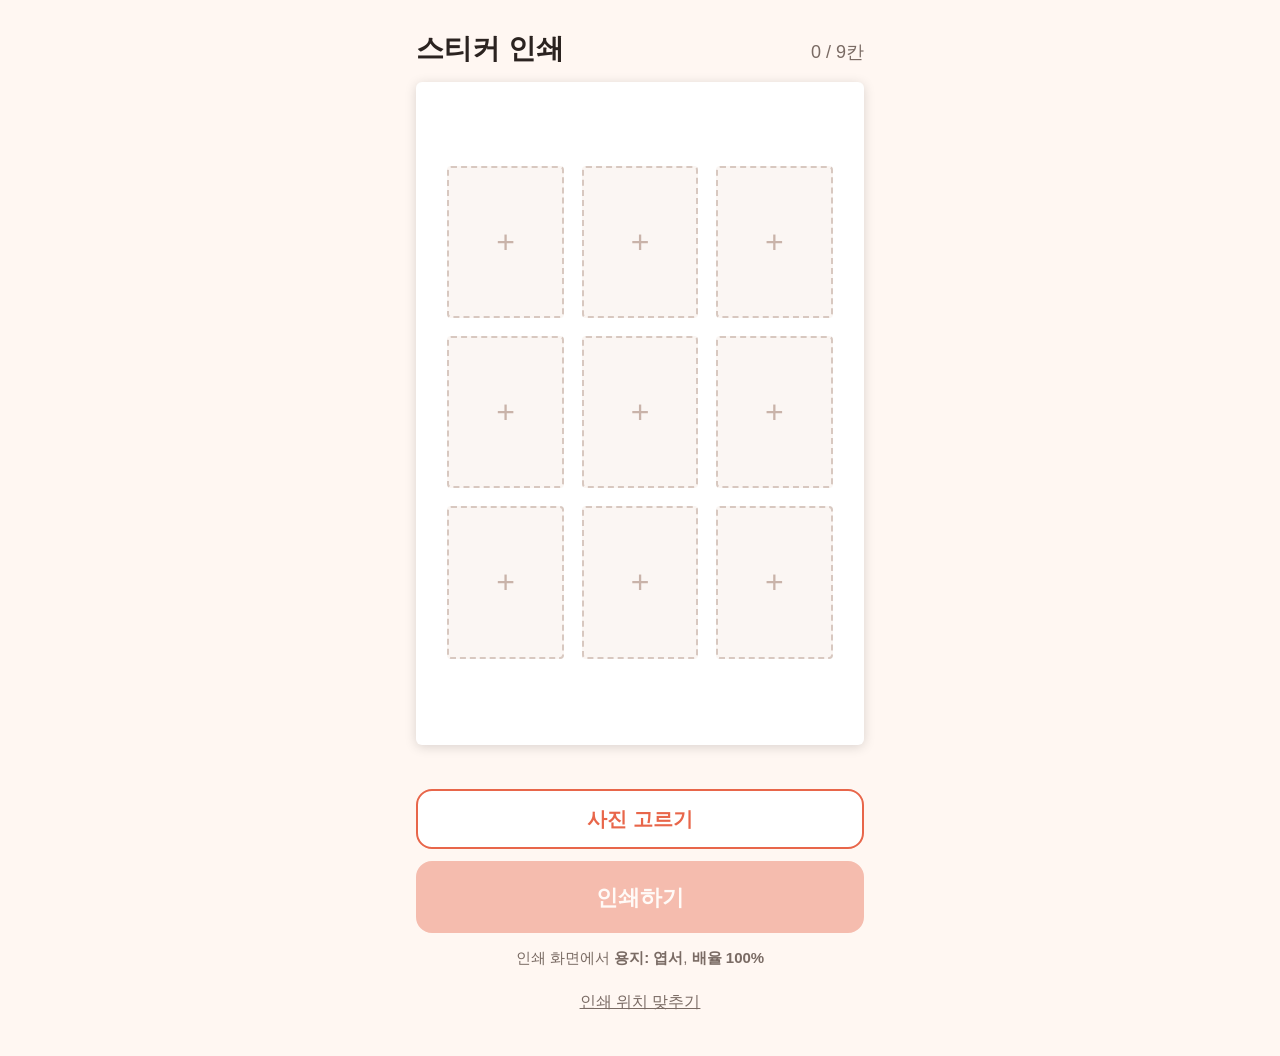
<file: index.html>
<!doctype html>
<html lang="ko">
<head>
  <meta charset="utf-8">
  <meta name="viewport" content="width=device-width, initial-scale=1, viewport-fit=cover">
  <meta name="theme-color" content="#fff7f2">
  <title>스티커 인쇄</title>
  <link rel="stylesheet" href="style.css">
  <script src="config.js"></script>
  <script src="pdfwriter.js"></script>
  <script src="calibration.js"></script>
  <script src="photo.js"></script>
  <script src="app.js"></script>
</head>
<body>
  <main>
    <div class="titlebar">
      <h1>스티커 인쇄</h1>
      <span class="sub" id="countNote"></span>
    </div>

    <div id="sheet" class="sheet"></div>
    <p class="status" id="status" aria-live="polite"></p>

    <button id="pickBtn" class="big">사진 고르기</button>
    <button id="printBtn" class="big primary">인쇄하기</button>

    <p class="tip">인쇄 화면에서 <b>용지: 엽서</b>, <b>배율 100%</b></p>

    <a class="link" href="test.html">인쇄 위치 맞추기</a>
  </main>

  <!-- 사진 고르기 (화면에는 안 보임) -->
  <input id="manyInput" type="file" accept="image/*" multiple hidden>
  <input id="oneInput" type="file" accept="image/*" hidden>

  <!-- 칸 메뉴 -->
  <div id="menu" class="menu" hidden>
    <div class="menu-panel" role="dialog" aria-labelledby="menuTitle">
      <h2 id="menuTitle"></h2>
      <button id="menuReplace" class="big">사진 바꾸기</button>
      <button id="menuRotate" class="big">90° 돌리기</button>
      <button id="menuClear" class="big danger">비우기</button>
      <button id="menuClose" class="link">닫기</button>
    </div>
  </div>
</body>
</html>
</file>
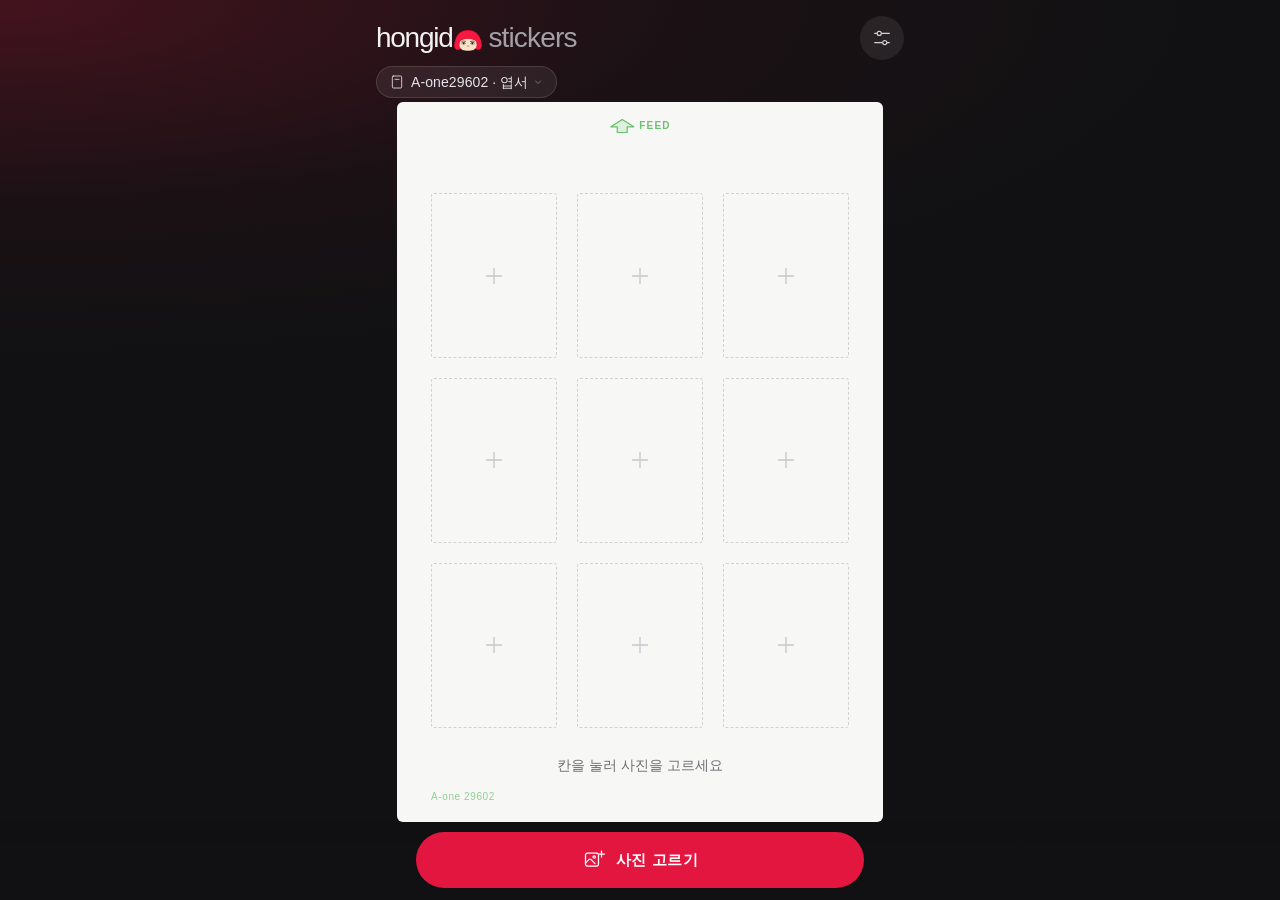
<file: public/index.html>
<!doctype html>
<html lang="ko">
<head>
  <meta charset="utf-8">
  <meta name="viewport" content="width=device-width, initial-scale=1, viewport-fit=cover">
  <meta name="theme-color" content="#1a0e12">
  <meta name="color-scheme" content="dark">
  <meta name="apple-mobile-web-app-capable" content="yes">
  <meta name="apple-mobile-web-app-title" content="hongido stickers">
  <meta name="apple-mobile-web-app-status-bar-style" content="black">
  <link rel="apple-touch-icon" href="icon-180.png">
  <link rel="icon" type="image/png" sizes="64x64" href="favicon-64.png">
  <link rel="icon" type="image/png" sizes="192x192" href="favicon-192.png">
  <link rel="manifest" href="manifest.webmanifest">
  <title>hongido stickers</title>
  <link rel="stylesheet" href="style.css">
  <script src="config.js"></script>
  <script src="icons.js"></script>
  <script src="pdfwriter.js"></script>
  <script src="calibration.js"></script>
  <script src="filters.js"></script>
  <script src="photo.js"></script>
  <script src="collage.js"></script>
  <script src="editor.js"></script>
  <script src="store.js"></script>
  <script src="app.js"></script>
</head>
<body class="app">
  <main class="layout">
    <header class="topbar">
      <h1 class="brand" aria-label="홍이도 스티커">
        <span class="brand-word" aria-hidden="true">hongid<img class="brand-face" src="hongido-face.png" alt=""><span class="brand-tail">stickers</span></span>
      </h1>
      <button class="icon-btn round" id="settingsBtn" aria-label="설정"><span data-icon="settings"></span></button>
    </header>

    <div class="chips">
      <button class="chip chip-btn" id="paperChip" aria-label="용지 판형 바꾸기"><span data-icon="paper"></span><span id="paperChipText"></span><span class="chev" data-icon="chevron"></span></button>
      <span class="chips-right">
        <span class="count" id="countChip" aria-live="polite"></span>
        <button class="new-sheet" id="newSheetBtn" hidden>모두 비우기</button>
      </span>
    </div>

    <p class="mark-banner" id="markBanner" hidden>이미 인쇄한 칸을 눌러 표시하세요</p>
    <div class="stage" id="stage">
      <div id="paper" class="paper">
        <p class="empty-hint" id="emptyHint">칸을 눌러 사진을 고르세요</p>
        <span class="sheet-label" id="sheetLabel" aria-hidden="true"></span>
        <span class="feed-mark" id="feedMark" aria-hidden="true" hidden><svg class="feed-arrow" viewBox="0 0 34 20"><path d="M17 1.5 L32 11 H23.5 V18.5 H10.5 V11 H2 Z"/></svg>FEED</span>
        <div id="collageTypo" class="collage-typo" hidden>
          <button id="collageCapBtn" class="collage-btn collage-cap" type="button" aria-label="오른쪽 위 문구 수정"></button>
          <button id="collageMonBtn" class="collage-btn collage-mon" type="button" aria-label="월 표기 수정"></button>
          <button id="collageYearBtn" class="collage-btn collage-years" type="button" aria-label="연도 표기 수정"><span id="collageYearL"></span><span id="collageYearR"></span></button>
        </div>
      </div>
    </div>
  </main>

  <div class="bottombar">
    <div class="bottombar-inner">
      <button id="saveImgBtn" class="save-img-btn" hidden aria-label="그림 파일로 저장"><span data-icon="download"></span></button>
      <button id="printBtn" class="print-btn"><span class="icon" id="mainIcon"></span><span id="mainLabel">PRINT</span></button>
    </div>
  </div>

  <div id="toast" class="toast" role="status" aria-live="polite"></div>

  <!-- 사진 준비 중: 화면을 잠그고 진행 상황 표시 -->
  <div id="busy" class="busy" hidden aria-live="polite">
    <div class="busy-box"><span class="spinner"></span><span id="busyText"></span></div>
  </div>

  <!-- 사진 고르기 (화면에는 안 보임) -->
  <input id="manyInput" type="file" accept="image/*" multiple hidden>
  <input id="oneInput" type="file" accept="image/*" hidden>

  <!-- 사진 편집 화면 -->
  <div id="editor" class="editor" hidden role="dialog" aria-labelledby="editorTitle">
    <header class="editor-bar">
      <button id="editorCancel" class="text-btn">취소</button>
      <div class="editor-nav">
        <button id="editorPrev" class="nav-btn" aria-label="이전 칸" hidden><span data-icon="chevronLeft"></span></button>
        <h2 id="editorTitle"></h2>
        <button id="editorNext" class="nav-btn" aria-label="다음 칸" hidden><span data-icon="chevronRight"></span></button>
      </div>
      <button id="editorDone" class="text-btn accent">완료</button>
    </header>
    <div id="editorStage" class="editor-stage">
      <canvas id="editorCanvas"></canvas>
      <span id="editorInfo" class="editor-info"></span>
      <span class="editor-hint" id="editorHint">한 손가락 이동 · 두 손가락 확대</span>
      <div class="zoom-row" id="zoomRow" hidden>
        <span>확대</span>
        <input id="zoomRange" type="range" min="100" max="400" step="1" value="100" aria-label="확대">
      </div>
    </div>
    <div class="adjust-panel" id="adjustPanel" hidden>
      <div class="adjust-slider-row">
        <span class="adjust-name" id="adjustName">밝기</span>
        <input id="adjustRange" type="range" min="-50" max="50" step="1" value="0" aria-label="조정 값">
        <button id="adjustVal" class="adjust-val" type="button" aria-label="0으로 되돌리기">0</button>
      </div>
      <div class="adjust-strip" id="adjustStrip"></div>
    </div>
    <div class="rotate-panel" id="rotatePanel" hidden>
      <div class="angle-row">
        <button id="angleValue" class="angle-value" type="button" aria-label="각도 0도로 맞추기">0°</button>
        <input id="angleRuler" class="angle-ruler" type="range" min="-45" max="45" step="0.5" value="0" aria-label="각도">
      </div>
      <div class="rotate-btns">
        <button id="rotL90Btn" class="pill-btn"><span data-icon="rotateLeft"></span>−90°</button>
        <button id="rot90Btn" class="pill-btn"><span data-icon="rotate"></span>+90°</button>
        <button id="flipBtn" class="pill-btn" aria-pressed="false"><span data-icon="flip"></span>좌우 반전</button>
      </div>
    </div>
    <div class="filter-panel">
      <div class="filter-head">
        <span>필터</span>
        <button id="applyAllBtn" class="apply-all" aria-pressed="false">모든 칸에 적용</button>
      </div>
      <div class="filter-amount" id="filterAmountRow" hidden>
        <span id="filterAmountLabel"></span>
        <input id="filterAmount" type="range" min="0" max="100" step="1" value="100" aria-label="필터 강도">
        <span id="filterAmountValue"></span>
      </div>
      <div class="filter-strip" id="filterStrip"></div>
    </div>
    <div class="editor-tools">
      <button id="editorAdjust" class="tool"><span data-icon="adjust"></span>조정</button>
      <button id="editorRotate" class="tool"><span data-icon="rotate"></span>회전</button>
      <button id="editorFit" class="tool"><span data-icon="fit"></span>맞춤</button>
      <button id="editorDup" class="tool" hidden><span data-icon="copy"></span>복제</button>
      <button id="editorReplace" class="tool"><span data-icon="replace"></span>바꾸기</button>
      <button id="editorClear" class="tool danger"><span data-icon="trash"></span>비우기</button>
    </div>
  </div>

  <!-- 설정 -->
  <div id="settings" class="overlay" hidden>
    <div class="panel" role="dialog" aria-labelledby="settingsTitle">
      <div class="grabber"></div>
      <h2 id="settingsTitle">설정</h2>
      <div class="settings-list">
        <label class="setting-row">
          <span>인쇄 전 확인 화면<small>PRINT를 누르면 용지·배율을 먼저 보여 줘요</small></span>
          <span class="switch"><input id="setPreflight" type="checkbox"><span></span></span>
        </label>
        <label class="setting-row">
          <span>작은 스티커용 인쇄 보정<small>조금 밝게·선명하게·진하게 찍혀요</small></span>
          <span class="switch"><input id="setPrintFix" type="checkbox"><span></span></span>
        </label>
        <a class="setting-row link-row" id="calibRow" href="test.html">
          <span>인쇄 위치 맞추기<small>시험 인쇄로 칸 위치를 맞춰요</small></span>
          <span class="icon chev-right" data-icon="chevronRight"></span>
        </a>
      </div>
      <p class="app-info" id="appInfo"></p>
      <p class="app-credit" id="appCredit"></p>
    </div>
  </div>

  <!-- 판형 고르기 -->
  <div id="presetMenu" class="overlay" hidden>
    <div class="panel" role="dialog" aria-labelledby="presetTitle">
      <div class="grabber"></div>
      <h2 id="presetTitle">용지 고르기</h2>
      <p class="panel-sub">가지고 있는 용지에 맞춰 칸이 바뀌어요</p>
      <div id="presetList" class="preset-list"></div>
      <button id="markFromMenu" class="link-btn">이미 쓴 칸 표시하기</button>
    </div>
  </div>

  <!-- 남은 칸 이어 쓰기 -->
  <div id="continueSheet" class="overlay" hidden>
    <div class="panel" role="dialog" aria-labelledby="continueTitle">
      <div class="grabber"></div>
      <h2 id="continueTitle"></h2>
      <p class="panel-sub">같은 용지를 다시 넣어 남은 칸에만 인쇄할 수 있어요</p>
      <button id="continueGo" class="accent-btn">남은 칸 이어 쓰기</button>
      <button id="continueAdd" class="link-btn" hidden>기존 사진 그대로 두고 추가하기</button>
      <button id="continueFresh" class="link-btn">새 용지로 시작</button>
    </div>
  </div>

  <!-- 매거진 꾸미기 (배경 톤·날짜·3줄 문구) -->
  <div id="collageSheet" class="overlay" hidden>
    <div class="panel collage-panel" role="dialog" aria-labelledby="collageSheetTitle">
      <div class="grabber"></div>
      <h2 id="collageSheetTitle">매거진 꾸미기</h2>
      <p class="panel-sub">배경 톤과 글자를 자유롭게 바꿀 수 있어요</p>
      <div class="collage-group">
        <span class="collage-label">배경 톤</span>
        <div id="toneChips" class="tone-chips"></div>
      </div>
      <div class="collage-group">
        <span class="collage-label">왼쪽 아래 날짜</span>
        <div class="collage-date-row">
          <input id="colMonth" type="text" maxlength="10" placeholder="(Nov)" aria-label="월 표기">
          <input id="colYear" type="text" inputmode="numeric" maxlength="4" placeholder="2026" aria-label="연도">
        </div>
      </div>
      <div class="collage-group">
        <span class="collage-label">오른쪽 위 3줄 문구 (비우면 숨김)</span>
        <div class="collage-lines">
          <input id="colLine0" type="text" maxlength="24" placeholder="Nov. 2026" aria-label="첫째 줄">
          <input id="colLine1" type="text" maxlength="24" placeholder="Hongido" aria-label="둘째 줄">
          <input id="colLine2" type="text" maxlength="24" placeholder="Five Frames" aria-label="셋째 줄">
        </div>
      </div>
      <button id="collageDone" class="accent-btn">완료</button>
      <button id="collageReset" class="link-btn">사진 날짜·자동 톤으로 되돌리기</button>
    </div>
  </div>

  <!-- 인쇄 전 확인 -->
  <div id="preflight" class="overlay" hidden>
    <div class="panel" role="dialog" aria-labelledby="preflightTitle">
      <div class="grabber"></div>
      <h2 id="preflightTitle">인쇄 화면에서 이렇게 맞춰 주세요</h2>
      <p class="panel-sub" id="preflightPaper"></p>
      <div class="checklist">
        <div class="row"><span data-icon="paper"></span><span class="row-label">용지 크기</span><b id="pfPaper"></b></div>
        <div class="row"><span data-icon="scale"></span><span class="row-label">배율</span><b id="pfScale"></b></div>
        <div class="row" id="pfUsedRow" hidden><span data-icon="paper"></span><span class="row-label">인쇄할 칸</span><b id="pfUsed"></b></div>
        <div class="row" id="pfFeedRow"><span data-icon="arrowUp"></span><span class="row-label">용지 방향</span><b>화살표가 프린터 안쪽</b></div>
      </div>
      <p class="panel-note" id="pfNote"></p>
      <button id="preflightGo" class="accent-btn">확인하고 인쇄</button>
      <label class="check"><input id="skipPreflight" type="checkbox"><span>다음부터 바로 인쇄</span></label>
      <button id="pfMarkBtn" class="link-btn">일부 쓴 용지인가요? 이미 쓴 칸 표시하기</button>
    </div>
  </div>
</body>
</html>
</file>
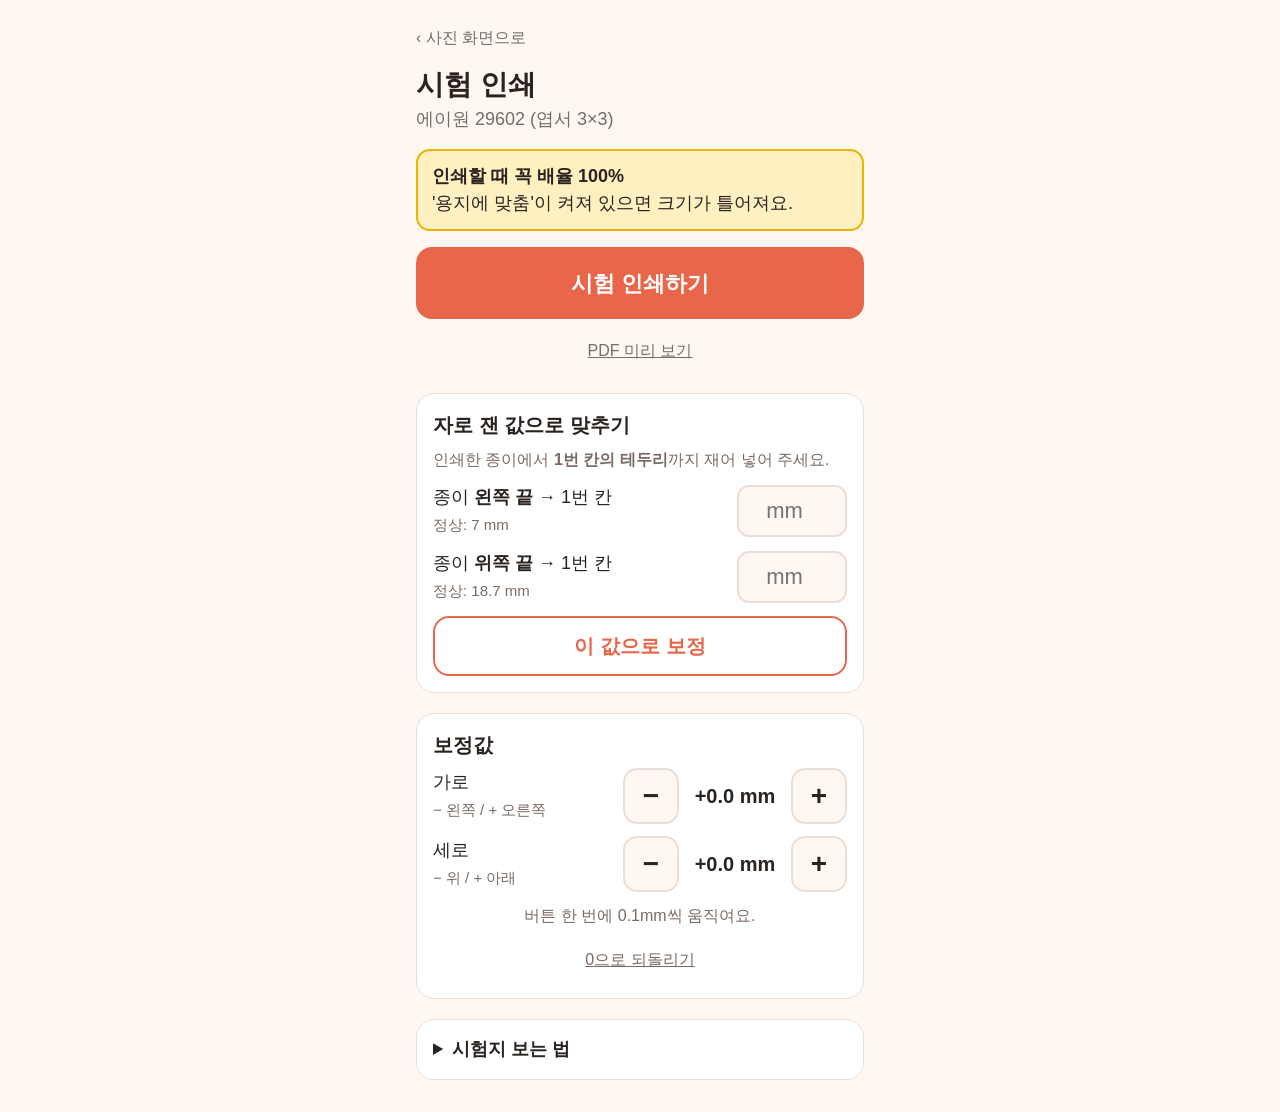
<file: test.html>
<!doctype html>
<html lang="ko">
<head>
  <meta charset="utf-8">
  <meta name="viewport" content="width=device-width, initial-scale=1, viewport-fit=cover">
  <meta name="theme-color" content="#fff7f2">
  <title>스티커 시험 인쇄</title>
  <link rel="stylesheet" href="style.css">
  <script src="config.js"></script>
  <script src="pdfwriter.js"></script>
  <script src="calibration.js"></script>
  <script src="test.js"></script>
</head>
<body>
  <main>
    <a class="back" href="./">‹ 사진 화면으로</a>
    <h1>시험 인쇄</h1>
    <p class="sub" id="presetName"></p>

    <div class="warn">
      <strong>인쇄할 때 꼭 배율 100%</strong>
      <span>'용지에 맞춤'이 켜져 있으면 크기가 틀어져요.</span>
    </div>

    <button id="printBtn" class="big primary">시험 인쇄하기</button>
    <button id="previewBtn" class="link">PDF 미리 보기</button>

    <section class="card">
      <h2>자로 잰 값으로 맞추기</h2>
      <p class="hint">인쇄한 종이에서 <b>1번 칸의 테두리</b>까지 재어 넣어 주세요.</p>
      <label class="field">
        <span>종이 <b>왼쪽 끝</b> → 1번 칸<br><small>정상: <span id="expectX"></span> mm</small></span>
        <input id="measX" type="number" inputmode="decimal" step="0.1" placeholder="mm">
      </label>
      <label class="field">
        <span>종이 <b>위쪽 끝</b> → 1번 칸<br><small>정상: <span id="expectY"></span> mm</small></span>
        <input id="measY" type="number" inputmode="decimal" step="0.1" placeholder="mm">
      </label>
      <button id="applyBtn" class="big">이 값으로 보정</button>
    </section>

    <section class="card">
      <h2>보정값</h2>
      <div class="stepper">
        <span class="label">가로<br><small>− 왼쪽 / + 오른쪽</small></span>
        <button id="xMinus" aria-label="가로 왼쪽으로 0.1mm">−</button>
        <output id="calX"></output>
        <button id="xPlus" aria-label="가로 오른쪽으로 0.1mm">+</button>
      </div>
      <div class="stepper">
        <span class="label">세로<br><small>− 위 / + 아래</small></span>
        <button id="yMinus" aria-label="세로 위로 0.1mm">−</button>
        <output id="calY"></output>
        <button id="yPlus" aria-label="세로 아래로 0.1mm">+</button>
      </div>
      <p class="note" id="saveNote">버튼 한 번에 0.1mm씩 움직여요.</p>
      <button id="resetBtn" class="link">0으로 되돌리기</button>
    </section>

    <details class="card">
      <summary>시험지 보는 법</summary>
      <ul>
        <li>실선 네모 = 사진이 들어갈 칸 (26 × 34mm)</li>
        <li>점선 네모 = 제품에 적힌 스티커 크기 (24 × 32mm). 칼선이 점선 근처에 고르게 오면 잘 맞은 거예요.</li>
        <li>아래 눈금자 0~90이 자로 재서 정확히 90mm면 배율이 맞아요. 다르면 인쇄 설정의 배율을 확인하세요.</li>
      </ul>
    </details>
  </main>
</body>
</html>
</file>
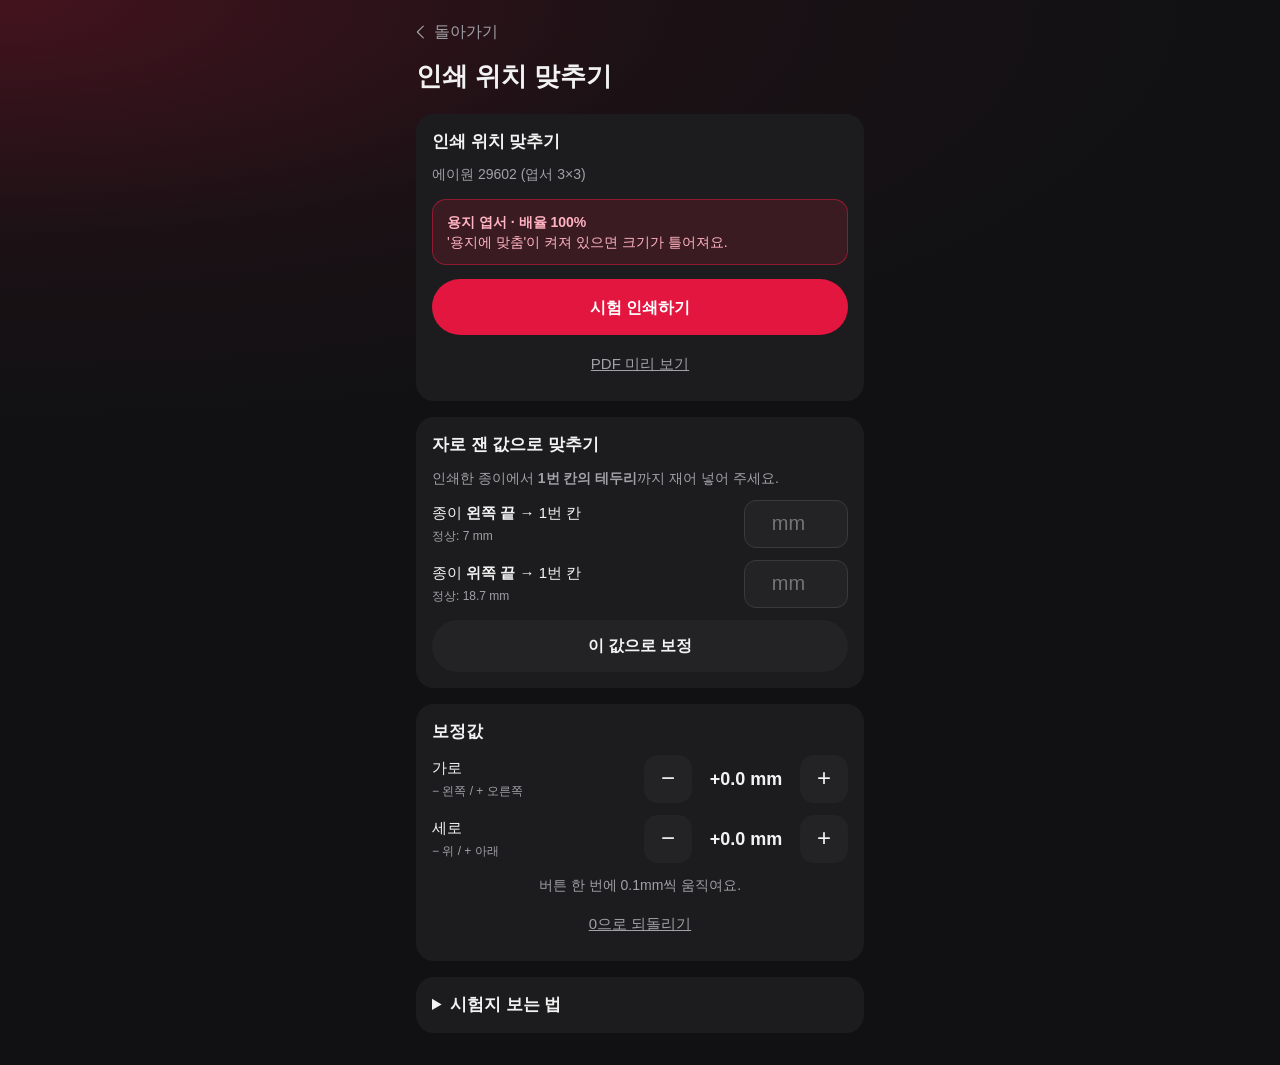
<file: public/test.html>
<!doctype html>
<html lang="ko">
<head>
  <meta charset="utf-8">
  <meta name="viewport" content="width=device-width, initial-scale=1, viewport-fit=cover">
  <meta name="theme-color" content="#1a0e12">
  <meta name="color-scheme" content="dark">
  <meta name="apple-mobile-web-app-capable" content="yes">
  <meta name="apple-mobile-web-app-title" content="hongido stickers">
  <link rel="apple-touch-icon" href="icon-180.png">
  <link rel="icon" type="image/png" sizes="64x64" href="favicon-64.png">
  <link rel="icon" type="image/png" sizes="192x192" href="favicon-192.png">
  <title>인쇄 위치 맞추기 · hongido stickers</title>
  <link rel="stylesheet" href="style.css">
  <script src="config.js"></script>
  <script src="icons.js"></script>
  <script src="pdfwriter.js"></script>
  <script src="calibration.js"></script>
  <script src="test.js"></script>
</head>
<body>
  <main class="settings">
    <a class="back" href="./"><span data-icon="back"></span>돌아가기</a>
    <h1>인쇄 위치 맞추기</h1>



    <p class="card sub" id="calibNone" hidden></p>
    <div id="calibSection">
    <section class="card">
      <h2>인쇄 위치 맞추기</h2>
      <p class="sub" id="presetName"></p>
      <div class="warn">
        <span><b>용지 엽서 · 배율 100%</b><br>'용지에 맞춤'이 켜져 있으면 크기가 틀어져요.</span>
      </div>
      <button id="printBtn" class="big primary">시험 인쇄하기</button>
      <button id="previewBtn" class="link">PDF 미리 보기</button>
    </section>

    <section class="card">
      <h2>자로 잰 값으로 맞추기</h2>
      <p class="hint">인쇄한 종이에서 <b>1번 칸의 테두리</b>까지 재어 넣어 주세요.</p>
      <label class="field">
        <span>종이 <b>왼쪽 끝</b> → 1번 칸<br><small>정상: <span id="expectX"></span> mm</small></span>
        <input id="measX" type="number" inputmode="decimal" step="0.1" placeholder="mm">
      </label>
      <label class="field">
        <span>종이 <b>위쪽 끝</b> → 1번 칸<br><small>정상: <span id="expectY"></span> mm</small></span>
        <input id="measY" type="number" inputmode="decimal" step="0.1" placeholder="mm">
      </label>
      <button id="applyBtn" class="big">이 값으로 보정</button>
    </section>

    <section class="card">
      <h2>보정값</h2>
      <div class="stepper">
        <span class="label">가로<br><small>− 왼쪽 / + 오른쪽</small></span>
        <button id="xMinus" aria-label="가로 왼쪽으로 0.1mm">−</button>
        <output id="calX"></output>
        <button id="xPlus" aria-label="가로 오른쪽으로 0.1mm">+</button>
      </div>
      <div class="stepper">
        <span class="label">세로<br><small>− 위 / + 아래</small></span>
        <button id="yMinus" aria-label="세로 위로 0.1mm">−</button>
        <output id="calY"></output>
        <button id="yPlus" aria-label="세로 아래로 0.1mm">+</button>
      </div>
      <p class="note" id="saveNote">버튼 한 번에 0.1mm씩 움직여요.</p>
      <button id="resetBtn" class="link">0으로 되돌리기</button>
    </section>

    </div>

    <details class="card">
      <summary>시험지 보는 법</summary>
      <ul>
        <li>실선 네모 = 사진이 들어갈 칸 (26 × 34mm)</li>
        <li>점선 네모 = 제품에 적힌 스티커 크기 (24 × 32mm). 칼선이 점선 안에 고르게 들어오면 잘 맞은 거예요.</li>
        <li>아래 눈금자 0~90이 자로 재서 정확히 90mm면 배율이 맞아요. 다르면 인쇄 설정의 배율을 확인하세요.</li>
      </ul>
    </details>
  </main>
</body>
</html>
</file>
<file: style.css>
:root {
  --bg: #fff7f2;
  --card: #ffffff;
  --text: #2b2320;
  --muted: #7a6b64;
  --accent: #e8664a;
  --accent-text: #ffffff;
  --warn-bg: #fff0c2;
  --warn-border: #e8b400;
  --line: #eadfd8;
}

@media (prefers-color-scheme: dark) {
  :root {
    --bg: #1d1816;
    --card: #2a2321;
    --text: #f4ece8;
    --muted: #b3a49d;
    --accent: #f07c61;
    --accent-text: #1d1816;
    --warn-bg: #3d3214;
    --warn-border: #c99a00;
    --line: #3d3431;
  }
}

* { box-sizing: border-box; }

body {
  margin: 0;
  background: var(--bg);
  color: var(--text);
  font-family: -apple-system, BlinkMacSystemFont, "Apple SD Gothic Neo", "Malgun Gothic", sans-serif;
  font-size: 18px;
  line-height: 1.5;
  -webkit-text-size-adjust: 100%;
}

main {
  max-width: 480px;
  margin: 0 auto;
  padding: max(20px, env(safe-area-inset-top)) 16px max(32px, env(safe-area-inset-bottom));
}

h1 { font-size: 28px; margin: 8px 0 0; }
h2 { font-size: 20px; margin: 0 0 8px; }
.sub { color: var(--muted); margin: 0 0 16px; }

.warn {
  background: var(--warn-bg);
  border: 2px solid var(--warn-border);
  border-radius: 14px;
  padding: 12px 14px;
  margin-bottom: 16px;
  display: flex;
  flex-direction: column;
}

button {
  font: inherit;
  color: inherit;
  cursor: pointer;
  -webkit-tap-highlight-color: transparent;
}

.big {
  display: block;
  width: 100%;
  min-height: 60px;
  border-radius: 16px;
  border: 2px solid var(--accent);
  background: var(--card);
  color: var(--accent);
  font-size: 20px;
  font-weight: 700;
}

.big.primary {
  background: var(--accent);
  color: var(--accent-text);
  min-height: 72px;
  font-size: 22px;
}

.big:active { transform: scale(0.98); }

.link {
  display: block;
  margin: 10px auto 0;
  background: none;
  border: none;
  color: var(--muted);
  text-decoration: underline;
  padding: 10px;
  font-size: 16px;
}

.card {
  background: var(--card);
  border: 1px solid var(--line);
  border-radius: 18px;
  padding: 16px;
  margin-top: 20px;
}

.hint, .note { color: var(--muted); font-size: 16px; margin: 0 0 12px; }
.note { margin: 12px 0 0; text-align: center; }

.field {
  display: flex;
  align-items: center;
  justify-content: space-between;
  gap: 12px;
  margin-bottom: 12px;
}

.field small, .stepper small { color: var(--muted); }

.field input {
  width: 110px;
  min-height: 52px;
  font-size: 22px;
  text-align: center;
  border: 2px solid var(--line);
  border-radius: 12px;
  background: var(--bg);
  color: var(--text);
}

.stepper {
  display: grid;
  grid-template-columns: 1fr 56px 96px 56px;
  align-items: center;
  gap: 8px;
  margin-bottom: 12px;
}

.stepper button {
  height: 56px;
  border-radius: 14px;
  border: 2px solid var(--line);
  background: var(--bg);
  font-size: 28px;
  font-weight: 700;
}

.stepper output {
  text-align: center;
  font-size: 20px;
  font-weight: 700;
  font-variant-numeric: tabular-nums;
}

/* ---------- 사진 배치 화면 ---------- */

.titlebar {
  display: flex;
  align-items: baseline;
  justify-content: space-between;
  margin-bottom: 12px;
}
.titlebar .sub { margin: 0; }

.sheet {
  position: relative;
  width: min(100%, 52vh);      /* 버튼까지 한 화면에 보이도록 높이 제한 */
  margin: 0 auto;
  background: #fff;            /* 실제 용지는 흰색이라 다크 모드에서도 흰색 */
  border-radius: 6px;
  box-shadow: 0 2px 12px rgba(0, 0, 0, 0.15);
}

.cell {
  position: absolute;
  padding: 0;
  border: 2px dashed #d8c8c0;
  border-radius: 4px;
  background: #fbf6f3 center / cover no-repeat;
  color: #c9b3a9;
  font-size: 32px;
  font-weight: 300;
  display: flex;
  align-items: center;
  justify-content: center;
}

.cell.filled { border: none; border-radius: 0; }
.cell:active { opacity: 0.7; }

.status {
  min-height: 1.5em;
  text-align: center;
  color: var(--muted);
  font-size: 16px;
  margin: 10px 0;
}

.big + .big { margin-top: 12px; }
.big:disabled { opacity: 0.4; }
.big.danger { border-color: #c94a3a; color: #c94a3a; }

.tip {
  text-align: center;
  color: var(--muted);
  font-size: 15px;
  margin: 14px 0 0;
}

a.link { text-align: center; }

.back {
  display: inline-block;
  color: var(--muted);
  text-decoration: none;
  padding: 6px 0;
  font-size: 16px;
}

.menu {
  position: fixed;
  inset: 0;
  background: rgba(0, 0, 0, 0.4);
  display: flex;
  align-items: flex-end;
  justify-content: center;
  z-index: 10;
}
.menu[hidden] { display: none; }

.menu-panel {
  width: 100%;
  max-width: 480px;
  background: var(--card);
  border-radius: 20px 20px 0 0;
  padding: 20px 16px max(16px, env(safe-area-inset-bottom));
}
.menu-panel h2 { text-align: center; }

details summary { font-weight: 700; cursor: pointer; }
details ul { padding-left: 20px; margin: 12px 0 0; font-size: 16px; }
details li { margin-bottom: 6px; }
</file>
<file: public/style.css>
/* style.css — 다크룸 테마 (아이폰 설정과 상관없이 항상 어두운 화면)
   포인트 색은 홍이도 캐릭터의 머리색 하나로 통일한다. */

:root {
  color-scheme: dark;
  --bg: #111113;          /* 바탕 */
  --surface: #1c1c1e;     /* 아래에서 올라오는 메뉴 */
  --raised: #232326;      /* 칩, 타일, 입력칸 */
  --line: #3a3a3c;        /* 가는 테두리 */
  --text: #f2f2f2;
  --text-2: #a1a1a6;      /* 보조 글자 */
  --text-3: #6e6e73;      /* 아주 옅은 글자 */
  --accent: #f81a44;      /* 홍이도 머리색: 인쇄 버튼, 선택한 칸, 스위치 */
  --on-accent: #ffffff;
  --accent-soft: rgba(248, 26, 68, 0.14);
  --accent-fill: #e3163f; /* 큰 버튼 바탕: 흰 글자와 대비 4.7:1 (머리색보다 한 톤 진하게) */
  --danger: #a1a1a6;      /* 비우기 같은 버튼은 포인트 색과 헷갈리지 않게 회색으로 */
  --paper: #f7f7f5;       /* 스티커 용지 */
  --empty-line: #d1d1d6;  /* 빈 칸 점선 */
  --empty-plus: #c7c7cc;  /* 빈 칸 + */
  --icon-cut: var(--bg);  /* 아이콘 안쪽을 바탕색으로 비우기 */
  --font: -apple-system, BlinkMacSystemFont, "SF Pro Text", "Apple SD Gothic Neo", "Malgun Gothic", sans-serif;
  /* 로고용: 아이폰 기본 글꼴(SF Pro)을 보통 굵기·좁은 자간으로. 따로 내려받지 않아 가볍다 */
  --font-display: -apple-system, BlinkMacSystemFont, "SF Pro Display", "Helvetica Neue", "Segoe UI", Arial, sans-serif;
  /* 배경: 왼쪽 위에서 머리색 빛이 아주 은은하게 번지고, 아래로 갈수록 거의 검정 */
  --bg-glow: radial-gradient(130% 55% at 0% 0%, rgba(248, 26, 68, 0.22) 0%, rgba(120, 20, 40, 0.10) 40%, rgba(17, 17, 19, 0) 72%);
  --safe-b: env(safe-area-inset-bottom, 0px);
}

* { box-sizing: border-box; }

html { background: var(--bg); }
html:has(body.app) { overscroll-behavior: none; }
body { background: var(--bg-glow), var(--bg); background-repeat: no-repeat; min-height: 100svh; }
body.app { overscroll-behavior: none; overflow: hidden; }

body {
  -webkit-user-select: none;
  user-select: none;
  -webkit-touch-callout: none;   /* 길게 눌렀을 때 아이폰 미리 보기·메뉴 막기 */
  margin: 0;
  color: var(--text);
  font-family: var(--font);
  font-size: 17px;
  line-height: 1.45;
  -webkit-text-size-adjust: 100%;
  -webkit-tap-highlight-color: transparent;
}

button { font: inherit; color: inherit; cursor: pointer; border: none; background: none; padding: 0; touch-action: manipulation; }
input { -webkit-user-select: text; user-select: text; }

.icon { display: inline-flex; width: 22px; height: 22px; flex: none; }
.icon svg { width: 100%; height: 100%; }

/* ---------- 배치 화면 ---------- */

.layout {
  /* 화면 높이 전체를 쓰고, 남는 공간은 모두 용지 미리 보기에 준다 */
  display: flex;
  flex-direction: column;
  height: 100svh;
  max-width: 560px;
  margin: 0 auto;
  padding: calc(max(10px, env(safe-area-inset-top)) + 6px) 12px calc(78px + var(--safe-b));
  touch-action: none;
  will-change: transform;
}
.layout button { touch-action: none; }

.topbar {
  display: flex;
  align-items: center;
  justify-content: space-between;
  min-height: 40px;
}

.topbar h1 { margin: 0; font-weight: inherit; }

/* 로고: hongid + 인형 얼굴(o 자리) + 작은 한글 */
.brand { display: flex; flex-direction: column; gap: 5px; }
.brand-word {
  display: flex;
  align-items: flex-end;
  font-family: var(--font-display);
  font-size: 28px;
  font-weight: 500;
  letter-spacing: -0.045em;
  line-height: 0.9;
}
.brand-face { height: 0.74em; width: auto; margin-left: 0.04em; margin-bottom: -0.02em; }
.brand-sub { font-size: 11px; line-height: 1.2; color: var(--text-2); letter-spacing: 0.08em; }
/* 로고 뒤 'stickers': 이름은 진하게, 하는 일은 옅고 가늘게 */
.brand-tail { margin-left: 0.24em; font-weight: 300; color: var(--text-2); letter-spacing: -0.03em; }

.icon-btn {
  display: inline-flex;
  align-items: center;
  justify-content: center;
  width: 44px;
  height: 44px;
  margin-right: -10px;
  color: var(--text-2);
  border-radius: 50%;
}
.icon-btn:active { background: var(--raised); }
.icon-btn.round { width: 44px; height: 44px; margin-right: 0; background: rgba(255, 255, 255, 0.08); color: #d1d1d6; }

.chips { display: flex; align-items: center; justify-content: space-between; gap: 8px; margin: 6px 4px 4px; }
.topbar { padding: 0 4px; }

.chip {
  display: inline-flex;
  align-items: center;
  gap: 6px;
  font-size: 14px;
  font-weight: 500;
  padding: 5px 12px;
  border-radius: 99px;
  background: rgba(255, 255, 255, 0.07);
  border: 0.5px solid rgba(255, 255, 255, 0.12);
  color: #e5e5ea;
  letter-spacing: 0.1px;
}
.chip .icon { width: 16px; height: 16px; }
.count {
  font-family: var(--font-display);
  font-size: 16px;
  font-weight: 500;
  color: var(--text);
  font-variant-numeric: tabular-nums;
  letter-spacing: 0.02em;
}
.count .of { color: var(--text-3); }
.chips-right { display: flex; align-items: center; gap: 10px; }
.new-sheet {
  position: relative;
  font-size: 13px;
  color: var(--text-2);
  padding: 5px 11px;
  border-radius: 99px;
  border: 0.5px solid rgba(255, 255, 255, 0.16);
}
.new-sheet[hidden] { display: none; }
.new-sheet:active { background: var(--raised); }
/* 작은 버튼도 손가락으로 누르기 쉽게: 보이는 모양은 그대로, 누르는 범위만 44px 이상 */
.chip-btn, .new-sheet { position: relative; }
.chip-btn::after, .new-sheet::after { content: ""; position: absolute; left: -4px; right: -4px; top: 50%; height: 44px; transform: translateY(-50%); }

.stage {
  flex: 1;
  min-height: 0;
  display: flex;
  align-items: flex-start;     /* 용지를 칩 바로 아래에 붙인다 (떠 있어 보이지 않게) */
  justify-content: center;
}

.paper {
  position: relative;
  /* 가로·세로 남는 공간에 꽉 맞게 app.js(fitPaper)가 너비를 정한다 */
  width: 100%;
  background: var(--paper);
  border-radius: 6px;
  overflow: hidden;
  transition: background-color 0.3s ease;
}

.cell {
  position: absolute;
  display: flex;
  align-items: center;
  justify-content: center;
  border: 1px dashed var(--empty-line);
  border-radius: 3px;
  background: none;
  color: var(--empty-plus);
  overflow: hidden;
  touch-action: manipulation;
  -webkit-touch-callout: none;
}
.cell svg { width: 32%; max-width: 26px; }
/* 누를 때는 크기를 바꾸지 않고 색만 살짝 (큰 칸도 가볍게) */
.cell:active { background-color: rgba(0, 0, 0, 0.06); }
.cell.filled:active { opacity: 0.85; }

.cell.filled { border: none; border-radius: 0; }
.paper.collage .cell { border-color: rgba(0, 0, 0, 0.16); color: rgba(0, 0, 0, 0.28); }
.paper.collage .cell.filled { border: none; }
.cell.filled svg { display: none; }
.cell-img { position: absolute; inset: 0; width: 100%; height: 100%; display: block; pointer-events: none; z-index: 0; }
/* 칼선 바깥(잘려 나갈 부분)을 살짝 어둡게 — 보이는 그대로 스티커가 되게 */
.cut { position: absolute; display: none; border-radius: 2px; box-shadow: 0 0 0 60px rgba(0, 0, 0, 0.28); pointer-events: none; z-index: 1; }
.cell.filled .cut { display: block; }

/* 이미 인쇄해서 쓴 칸: 옅은 회색 빗금 + '사용함' */
.cell.used {
  border: 1px solid #ddd8d0;
  background: repeating-linear-gradient(135deg, #ebe7e0 0 3px, #f6f3ee 3px 8px);
  color: #8e8e93;
}
.cell.used svg { display: none; }
.cell.used::before { content: "사용함"; font-size: 10px; font-weight: 600; letter-spacing: 0.04em; }

/* 방금 인쇄한 칸: 남은 칸 이어 쓰기 전에 중복 인쇄 실수를 막기 위한 옅은 표시 */
.cell.printed::before {
  content: "인쇄됨";
  position: absolute;
  right: 4px;
  bottom: 4px;
  z-index: 2;
  padding: 2px 6px;
  border-radius: 99px;
  background: rgba(17, 17, 19, 0.72);
  color: rgba(255, 255, 255, 0.88);
  font-size: 9px;
  font-weight: 600;
  letter-spacing: 0.02em;
  pointer-events: none;
}

/* 표시하기 중: 표시할 수 있는 칸을 강조 */
.paper.marking .cell:not(.filled) { border: 1.5px dashed var(--accent); }
.paper.marking .cell.used { border-style: solid; }
.mark-banner {
  margin: 0 4px 6px;
  padding: 8px 12px;
  border-radius: 12px;
  background: var(--accent-soft);
  color: #ffb3c0;
  font-size: 13px;
  text-align: center;
}
.mark-banner[hidden] { display: none; }

/* 창 안의 보조 버튼 */
.link-btn {
  display: block;
  width: 100%;
  min-height: 44px;
  margin-top: 10px;
  color: var(--text-2);
  font-size: 14px;
  text-decoration: underline;
  text-underline-offset: 3px;
}
.link-btn[hidden] { display: none; }

/* 끌어서 옮기기 */
.paper { touch-action: none; }   /* 길게 눌러 끌 때 화면이 대신 움직이지 않게 */
.drag-ghost {
  position: fixed;
  left: 0;
  top: 0;
  z-index: 60;
  pointer-events: none;
  border-radius: 3px;
  box-shadow: 0 10px 28px rgba(0, 0, 0, 0.45);
  transform-origin: 0 0;
}
.cell.lifted .cell-img { opacity: 0.25; }
/* 바꾸기 미리 보기: 상대 칸 사진이 원래 자리에 옅게 */
.swap-preview { position: absolute; inset: 0; width: 100%; height: 100%; z-index: 1; opacity: 0.85; pointer-events: none; animation: swapIn 0.15s ease-out; }
@keyframes swapIn { from { opacity: 0; transform: scale(0.94); } }
.cell.drop-target { outline: 2.5px solid var(--accent); outline-offset: 2px; }
.cell.drop-target::after {
  content: attr(data-drop);
  position: absolute;
  left: 50%;
  top: 50%;
  transform: translate(-50%, -50%);
  z-index: 2;
  padding: 4px 9px;
  border-radius: 99px;
  background: var(--accent-fill);
  color: #fff;
  font-size: 11px;
  font-weight: 600;
  white-space: nowrap;
}

.cell.loading { border-color: transparent; animation: shimmer 1s ease-in-out infinite alternate; }
.cell.loading svg { display: none; }
@keyframes shimmer {
  from { background-color: #e5e5ea; }
  to { background-color: #d1d1d6; }
}

/* 용지 아래쪽 빈 여백 안에 안내 문구 (따로 자리를 차지하지 않게) */
.empty-hint {
  position: absolute;
  left: 0;
  right: 0;
  bottom: 6.5%;
  margin: 0;
  text-align: center;
  font-size: 14px;
  color: #6e6e73;               /* 흰 용지 위 대비 4.8:1 */
  pointer-events: none;
  opacity: 0;
  transition: opacity 0.2s;
}
.empty-hint.show { opacity: 1; }

/* 실제 에이원 용지처럼 아래 여백에 옅게 찍힌 품번 (미리 보기에만, 인쇄되지 않음) */
.sheet-label {
  position: absolute;
  left: 7%;
  bottom: 2.4%;
  font-family: var(--font-display);
  font-size: 10px;
  font-weight: 500;
  letter-spacing: 0.06em;
  color: rgba(60, 175, 70, 0.55);   /* 실제 에이원 용지의 연두·형광 초록 인쇄처럼, 옅게 (화면에만) */
  pointer-events: none;
}

/* 용지 넣는 방향 (실제 용지 위쪽 가운데에 찍힌 화살표처럼, 화면에만) */
.feed-mark {
  position: absolute;
  left: 50%;
  top: 2.2%;
  transform: translateX(-50%);
  display: inline-flex;
  align-items: center;
  gap: 4px;
  font-family: var(--font-display);
  font-size: 10px;
  font-weight: 600;
  letter-spacing: 0.12em;
  color: rgba(60, 175, 70, 0.75);
  pointer-events: none;
}
.feed-mark[hidden] { display: none; }
.feed-arrow {
  width: 26px;
  height: 16px;
  fill: rgba(60, 175, 70, 0.12);
  stroke: rgba(60, 175, 70, 0.75);
  stroke-width: 1.6;
  stroke-linejoin: round;
}

/* ---------- 4×6 매거진 콜라주 글자·편집 창 ---------- */
.collage-typo { position: absolute; inset: 0; pointer-events: none; z-index: 2; }
.collage-typo[hidden] { display: none; }
.collage-btn {
  position: absolute;
  pointer-events: auto;
  color: var(--collage-fg, #1a1a1c);
  font-family: var(--font-display);
  text-align: left;
  padding: 0;
  line-height: 1;
  white-space: pre-line;
  border-radius: 4px;
  transition: opacity 0.15s;
}
.collage-btn:active { opacity: 0.55; }
.collage-cap {
  font-weight: 500;
  letter-spacing: -0.02em;
  overflow: hidden;
  min-height: 24px;
}
.collage-mon {
  font-weight: 400;
  letter-spacing: -0.04em;
  min-height: 28px;
}
.collage-years {
  display: flex;
  justify-content: space-between;
  align-items: baseline;
  font-weight: 500;
  letter-spacing: -0.01em;
  min-height: 20px;
}
.collage-group { margin-bottom: 12px; }
.collage-label { display: block; font-size: 12px; color: var(--text-2); margin-bottom: 6px; }
.tone-chips { display: flex; flex-wrap: wrap; gap: 6px; }
.tone-chip {
  display: inline-flex;
  align-items: center;
  gap: 6px;
  min-height: 36px;
  padding: 0 12px;
  border-radius: 99px;
  background: var(--raised);
  border: 1.5px solid transparent;
  font-size: 13px;
  color: var(--text);
}
.tone-chip.on { border-color: var(--accent); color: var(--accent); }
.tone-dot {
  width: 14px;
  height: 14px;
  border-radius: 50%;
  border: 1px solid rgba(255, 255, 255, 0.25);
  flex: none;
}
.collage-date-row { display: grid; grid-template-columns: 1fr 1fr; gap: 8px; }
.collage-lines { display: flex; flex-direction: column; gap: 6px; }
.collage-panel input[type="text"] {
  width: 100%;
  height: 42px;
  padding: 0 12px;
  border-radius: 12px;
  border: 0.5px solid var(--line);
  background: var(--raised);
  color: var(--text);
  font: inherit;
  font-size: 15px;
  touch-action: auto;
}
.collage-panel input[type="text"]:focus { outline: none; border-color: var(--accent); }

.bottombar {
  position: fixed;
  left: 0;
  right: 0;
  bottom: 0;
  padding: 10px 16px calc(12px + var(--safe-b));
  background: linear-gradient(to top, var(--bg) 70%, transparent);
  display: flex;
  justify-content: center;
}

.bottombar-inner {
  display: flex;
  align-items: center;
  gap: 10px;
  width: 100%;
  max-width: 448px;
}

.save-img-btn {
  flex: none;
  display: inline-flex;
  align-items: center;
  justify-content: center;
  width: 56px;
  height: 56px;
  border-radius: 50%;
  background: var(--raised);
  border: 0.5px solid rgba(255, 255, 255, 0.14);
  color: var(--text);
  --icon-cut: var(--raised);
}
.save-img-btn[hidden] { display: none; }
.save-img-btn:active { transform: scale(0.96); background: #2c2c30; }

.print-btn, .accent-btn {
  display: flex;
  align-items: center;
  justify-content: center;
  gap: 10px;
  width: 100%;
  max-width: 448px;
  height: 56px;
  border-radius: 99px;
  background: var(--accent-fill);
  color: var(--on-accent);
  --icon-cut: var(--accent-fill);
}
.print-btn { flex: 1; }
.print-btn.pick span:last-child { letter-spacing: 0.5px; padding-left: 0; }

/* 끄는 동안: 아래 버튼이 휴지통으로 */
.print-btn.trash {
  background: #1c1c1e;
  color: var(--text-2);
  border: 1.5px dashed rgba(255, 255, 255, 0.25);
  --icon-cut: #1c1c1e;
  transition: background 0.15s, transform 0.15s;
}
.print-btn.trash span:last-child { letter-spacing: 0; padding-left: 0; font-size: 15px; }
.print-btn.trash.hot {
  background: var(--accent-fill);
  color: #fff;
  border-color: transparent;
  transform: scale(1.04);
  --icon-cut: var(--accent-fill);
}
.print-btn span:last-child {
  font-size: 15px;
  font-weight: 600;
  letter-spacing: 3px;
  padding-left: 3px;       /* 글자 간격 때문에 오른쪽으로 쏠리는 것 보정 */
}
.print-btn .icon { width: 24px; height: 24px; }
.print-btn:active, .accent-btn:active { transform: scale(0.98); }

.toast {
  position: fixed;
  left: 50%;
  bottom: calc(86px + var(--safe-b));
  transform: translate(-50%, 8px);
  max-width: calc(100% - 32px);
  padding: 10px 16px;
  border-radius: 99px;
  background: #2c2c2e;
  color: var(--text);
  font-size: 14px;
  text-align: center;
  opacity: 0;
  pointer-events: none;
  transition: opacity 0.2s, transform 0.2s;
  z-index: 20;
}
.toast.show { opacity: 1; transform: translate(-50%, 0); }

/* ---------- 아래에서 올라오는 메뉴 ---------- */

.overlay {
  position: fixed;
  inset: 0;
  background: rgba(0, 0, 0, 0.55);
  display: flex;
  align-items: flex-end;
  justify-content: center;
  z-index: 10;
  touch-action: none;
  overscroll-behavior: none;
}
.overlay[hidden] { display: none; }

.panel {
  width: 100%;
  max-width: 480px;
  background: var(--surface);
  border-radius: 22px 22px 0 0;
  padding: 10px 16px calc(18px + var(--safe-b));
  animation: rise 0.22s ease-out;
  transition: transform 0.2s ease-out;
  touch-action: none;
  overscroll-behavior: none;
  --icon-cut: var(--surface);
}
.panel button, .panel a, .panel label { touch-action: none; }
@keyframes rise { from { transform: translateY(24px); opacity: 0; } }

.grabber { width: 36px; height: 4px; border-radius: 2px; background: #48484a; margin: 0 auto 14px; }

.panel h2 { margin: 0 0 4px; font-size: 17px; font-weight: 600; text-align: center; }
.panel-sub { margin: 0 0 14px; font-size: 13px; color: var(--text-2); text-align: center; }

.checklist { background: var(--raised); border-radius: 16px; padding: 2px 14px; --icon-cut: var(--raised); }
.checklist .row { display: flex; align-items: center; gap: 12px; padding: 13px 0; color: var(--accent); }
.checklist .row + .row { border-top: 0.5px solid var(--line); }
.checklist .row-label { flex: 1; color: #d1d1d6; font-size: 15px; }
.checklist b { color: var(--text); font-size: 15px; font-weight: 600; }

.panel-note { margin: 12px 4px 16px; font-size: 13px; color: var(--text-2); }

.accent-btn { font-size: 16px; font-weight: 600; letter-spacing: 0.5px; max-width: none; }

.check {
  display: flex;
  align-items: center;
  justify-content: center;
  gap: 8px;
  margin-top: 14px;
  font-size: 13px;
  color: var(--text-2);
}
.check input { width: 18px; height: 18px; accent-color: var(--accent); margin: 0; }

/* ---------- 사진 준비 중 ---------- */

.busy {
  position: fixed;
  inset: 0;
  z-index: 50;
  display: flex;
  align-items: center;
  justify-content: center;
  background: rgba(0, 0, 0, 0);          /* 처음엔 투명하게 터치만 막고 */
  transition: background 0.2s;
}
.busy[hidden] { display: none; }
.busy.show { background: rgba(0, 0, 0, 0.35); }
.busy-box {
  display: flex;
  align-items: center;
  gap: 10px;
  padding: 12px 18px;
  border-radius: 99px;
  background: #2c2c2e;
  font-size: 15px;
  opacity: 0;
  transition: opacity 0.2s;
}
.busy.show .busy-box { opacity: 1; }
.spinner {
  width: 18px;
  height: 18px;
  border-radius: 50%;
  border: 2px solid rgba(255, 255, 255, 0.25);
  border-top-color: var(--accent);
  animation: spin 0.8s linear infinite;
}
@keyframes spin { to { transform: rotate(360deg); } }

.accent-btn:disabled { opacity: 0.55; }

/* ---------- 설정 창 ---------- */

.settings-list { display: flex; flex-direction: column; gap: 10px; margin-top: 12px; }
.setting-row {
  display: flex;
  align-items: center;
  justify-content: space-between;
  gap: 12px;
  min-height: 60px;
  padding: 10px 14px;
  border-radius: 16px;
  background: var(--raised);
  color: var(--text);
  text-decoration: none;
  font-size: 16px;
}
.setting-row small { display: block; font-size: 13px; color: var(--text-2); margin-top: 2px; }
.setting-row[hidden] { display: none; }
.link-row:active { background: #2c2c30; }
.chev-right { color: var(--text-2); }
.app-info { margin: 16px 0 2px; text-align: center; font-size: 12px; color: var(--text-3); letter-spacing: 0.02em; }
.app-credit { margin: 0 0 2px; text-align: center; font-size: 12px; color: var(--text-3); }

/* ---------- 판형 바꾸기 ---------- */

.chip-btn { cursor: pointer; }
.chip-btn:active { background: var(--raised); }
.chip .chev { width: 12px; height: 12px; margin-left: -2px; color: var(--text-2); }

.preset-list { display: flex; flex-direction: column; gap: 10px; margin-top: 6px; }

.preset-row {
  display: flex;
  align-items: center;
  gap: 14px;
  padding: 12px 14px;
  border-radius: 16px;
  background: var(--raised);
  text-align: left;
  border: 1.5px solid transparent;
  --icon-cut: var(--raised);
}
.preset-row.on { border-color: var(--accent); }
.preset-row:active { background: #2c2c30; }

.preset-mini {
  position: relative;
  flex: none;
  width: 34px;
  background: var(--paper);
  border-radius: 3px;
}
.preset-mini i { position: absolute; background: var(--accent); border-radius: 1px; opacity: 0.85; }

.preset-text { flex: 1; display: flex; flex-direction: column; gap: 2px; }
.preset-text b { font-size: 16px; font-weight: 600; }
.preset-text small { font-size: 13px; color: var(--text-2); }

.preset-check { width: 24px; height: 24px; color: var(--accent); opacity: 0; }
.preset-row.on .preset-check { opacity: 1; }

/* ---------- 사진 편집 화면 ---------- */

body.editing { overflow: hidden; }

.editor {
  position: fixed;
  inset: 0;
  z-index: 30;
  background: #000;
  display: flex;
  flex-direction: column;
  padding: env(safe-area-inset-top) 0 var(--safe-b);
  --icon-cut: #000;
  touch-action: none;          /* 편집 화면 어디서든 브라우저 확대·스크롤 대신 사진 편집으로 */
  -webkit-user-select: none;
  user-select: none;
  -webkit-touch-callout: none;
}
.editor[hidden] { display: none; }

.editor-bar {
  display: flex;
  align-items: center;
  justify-content: space-between;
  height: 52px;
  padding: 0 8px;
}
.editor-bar h2 { margin: 0; font-size: 16px; font-weight: 600; min-width: 64px; text-align: center; }
.editor-nav { display: flex; align-items: center; gap: 2px; }
.nav-btn {
  display: inline-flex;
  align-items: center;
  justify-content: center;
  width: 40px;
  height: 44px;
  border-radius: 50%;
  color: var(--text-2);
}
.nav-btn[hidden] { display: none; }
.nav-btn:active { background: var(--raised); color: var(--text); }

.text-btn { min-width: 64px; height: 44px; padding: 0 10px; font-size: 16px; color: var(--text-2); }
.text-btn.accent { color: var(--accent); font-weight: 600; }

.editor-stage {
  position: relative;
  flex: 1;
  min-height: 0;
  overflow: hidden;
}
.editor-stage canvas { position: absolute; inset: 0; touch-action: none; }

.editor-info {
  position: absolute;
  left: 50%;
  bottom: 40px;
  transform: translateX(-50%);
  padding: 3px 11px;
  border-radius: 99px;
  background: rgba(44, 44, 46, 0.85);
  font-size: 12px;
  font-variant-numeric: tabular-nums;
  pointer-events: none;
}
.editor-hint {
  position: absolute;
  left: 0;
  right: 0;
  bottom: 12px;
  text-align: center;
  font-size: 12px;
  color: var(--text-3);
  pointer-events: none;
}

.filter-panel { padding: 6px 0 0; border-top: 0.5px solid #1f1f22; }

.filter-head {
  display: flex;
  align-items: center;
  justify-content: space-between;
  padding: 0 16px 6px;
  font-size: 13px;
  color: var(--text-2);
}

.apply-all {
  font-size: 12px;
  padding: 5px 11px;
  border-radius: 99px;
  border: 0.5px solid var(--line);
  color: var(--text-2);
}
.apply-all.on { border-color: var(--accent); color: var(--accent); background: var(--accent-soft); }
.apply-all[hidden] { display: none; }

.filter-amount {
  display: grid;
  grid-template-columns: 34px 1fr 34px;
  align-items: center;
  gap: 10px;
  padding: 4px 16px 10px;
  font-size: 13px;
  font-variant-numeric: tabular-nums;
}
.filter-amount[hidden] { display: none; }
.filter-amount span:last-child { text-align: right; color: var(--text-2); }
.filter-amount input { width: 100%; accent-color: var(--accent); }

.filter-strip {
  display: flex;
  gap: 10px;
  overflow-x: auto;
  padding: 2px 16px 6px;
  touch-action: pan-x;          /* 필터 줄은 옆으로 넘겨 볼 수 있게 */
  scrollbar-width: none;
}
.filter-strip::-webkit-scrollbar { display: none; }

.filter-thumb {
  flex: none;
  display: flex;
  flex-direction: column;
  align-items: center;
  gap: 5px;
  font-size: 12px;
  color: var(--text-2);
  letter-spacing: 0.5px;
}
.filter-thumb canvas {
  width: 54px;
  border-radius: 4px;
  outline: 2px solid transparent;
  outline-offset: 2px;
}
.filter-thumb.on { color: var(--accent); font-weight: 600; }
.filter-thumb.on canvas { outline-color: var(--accent); }

/* 조정 도구 (VSCO 스타일 7종: 밝기·대비·그림자·채도·색온도·비네팅·그레인) */
.adjust-panel { padding: 8px 0 4px; border-top: 0.5px solid #1f1f22; }
.adjust-panel[hidden] { display: none; }
.adjust-slider-row {
  display: grid;
  grid-template-columns: 44px 1fr 44px;
  align-items: center;
  gap: 8px;
  padding: 2px 16px 8px;
  font-size: 13px;
}
.adjust-name { color: var(--text-2); font-weight: 500; }
.adjust-slider-row input { width: 100%; accent-color: var(--accent); }
.adjust-val {
  min-height: 28px;
  border-radius: 99px;
  font-family: var(--font-display);
  font-size: 13px;
  font-weight: 500;
  font-variant-numeric: tabular-nums;
  color: var(--text-2);
  text-align: center;
}
.adjust-val.changed { color: var(--accent); background: var(--accent-soft); }
.adjust-strip {
  display: flex;
  gap: 4px;
  overflow-x: auto;
  padding: 2px 12px 4px;
  touch-action: pan-x;
  scrollbar-width: none;
}
.adjust-strip::-webkit-scrollbar { display: none; }
.adj-btn {
  flex: none;
  position: relative;
  display: flex;
  flex-direction: column;
  align-items: center;
  gap: 5px;
  min-width: 56px;
  padding: 6px 4px 10px;
  border-radius: 12px;
  font-size: 11px;
  color: var(--text-2);
}
.adj-btn .icon { width: 22px; height: 22px; }
.adj-btn.on { color: var(--accent); font-weight: 600; background: var(--accent-soft); }
.adj-btn.edited::after {
  content: "";
  position: absolute;
  bottom: 3px;
  left: 50%;
  width: 4px;
  height: 4px;
  border-radius: 50%;
  background: var(--accent);
  transform: translateX(-50%);
}

/* 회전 도구: 각도 눈금 + 90° + 좌우 반전 */
.rotate-panel { padding: 10px 16px 4px; border-top: 0.5px solid #1f1f22; }
.rotate-panel[hidden] { display: none; }
.angle-row { display: flex; flex-direction: column; align-items: center; gap: 6px; }
.angle-value {
  font-family: var(--font-display);
  font-size: 15px;
  font-weight: 500;
  font-variant-numeric: tabular-nums;
  padding: 3px 12px;
  border-radius: 99px;
  color: var(--text);
}
.angle-value.changed { color: var(--accent); background: var(--accent-soft); }
.angle-value:active { opacity: 0.75; }
.angle-ruler {
  -webkit-appearance: none;
  appearance: none;
  width: 100%;
  height: 34px;
  background:
    linear-gradient(var(--text-2), var(--text-2)) center / 1.5px 18px no-repeat,
    repeating-linear-gradient(90deg, rgba(255,255,255,0.28) 0 1px, transparent 1px calc((100% - 1px) / 18)) center / 100% 10px no-repeat;
  outline: none;
}
.angle-ruler::-webkit-slider-thumb { -webkit-appearance: none; width: 4px; height: 30px; border-radius: 2px; background: var(--accent); }
.angle-ruler::-moz-range-thumb { width: 4px; height: 30px; border: none; border-radius: 2px; background: var(--accent); }
.rotate-btns { display: flex; justify-content: center; gap: 8px; margin: 10px 0 6px; }
.pill-btn {
  display: inline-flex;
  align-items: center;
  gap: 5px;
  min-height: 44px;
  padding: 0 14px;
  border-radius: 99px;
  background: var(--raised);
  font-size: 14px;
  --icon-cut: var(--raised);
}
.pill-btn .icon { width: 20px; height: 20px; }
.pill-btn.on { color: var(--accent); background: var(--accent-soft); }
.tool.on { color: var(--accent); }

/* PC(마우스)에서만 보이는 확대 막대 */
.zoom-row {
  position: absolute;
  left: 50%;
  bottom: 64px;
  transform: translateX(-50%);
  display: flex;
  align-items: center;
  gap: 10px;
  padding: 6px 14px;
  border-radius: 99px;
  background: rgba(44, 44, 46, 0.85);
  font-size: 12px;
  color: var(--text-2);
}
.zoom-row[hidden] { display: none; }
.zoom-row input { width: 160px; accent-color: var(--accent); }

.editor-tools {
  display: flex;
  justify-content: space-around;
  padding: 8px 6px 12px;
}
.tool {
  flex: 1;
  display: flex;
  flex-direction: column;
  align-items: center;
  gap: 5px;
  padding: 8px 0;
  font-size: 11px;
  color: var(--text);
  border-radius: 14px;
}
.tool[hidden] { display: none; }
.tool .icon { width: 24px; height: 24px; }
.tool.danger { color: var(--danger); }
.tool:active { background: var(--raised); }

/* ---------- 설정 화면 (test.html) ---------- */

main.settings {
  max-width: 480px;
  margin: 0 auto;
  padding: max(10px, env(safe-area-inset-top)) 16px max(32px, var(--safe-b));
}

.back {
  display: inline-flex;
  align-items: center;
  gap: 2px;
  min-height: 44px;
  color: var(--text-2);
  text-decoration: none;
  font-size: 16px;
  margin-left: -6px;
}

main.settings h1 { margin: 4px 0 18px; font-size: 26px; font-weight: 700; }
main.settings h2 { margin: 0 0 10px; font-size: 17px; font-weight: 600; }
.sub { color: var(--text-2); margin: 0 0 14px; font-size: 14px; }

.card {
  background: var(--surface);
  border-radius: 18px;
  padding: 16px;
  margin-top: 16px;
  --icon-cut: var(--surface);
}

.switch-row { display: flex; align-items: center; justify-content: space-between; gap: 12px; }
.switch-row small { display: block; color: var(--text-2); font-size: 13px; }
.switch { position: relative; width: 51px; height: 31px; flex: none; }
.switch input { opacity: 0; width: 100%; height: 100%; margin: 0; position: absolute; cursor: pointer; }
.switch span { position: absolute; inset: 0; border-radius: 99px; background: #39393d; transition: background 0.2s; pointer-events: none; }
.switch span::after {
  content: ""; position: absolute; top: 2px; left: 2px; width: 27px; height: 27px;
  border-radius: 50%; background: #fff; transition: transform 0.2s;
}
.switch input:checked + span { background: var(--accent); }
.switch input:checked + span::after { transform: translateX(20px); }

.warn {
  display: flex;
  gap: 10px;
  align-items: flex-start;
  background: var(--accent-soft);
  border: 0.5px solid rgba(248, 26, 68, 0.45);
  color: #ffb3c0;
  border-radius: 14px;
  padding: 12px 14px;
  margin-bottom: 14px;
  font-size: 14px;
}

.big {
  display: flex;
  align-items: center;
  justify-content: center;
  width: 100%;
  min-height: 52px;
  border-radius: 99px;
  background: var(--raised);
  color: var(--text);
  font-size: 16px;
  font-weight: 600;
}
.big.primary { background: var(--accent-fill); color: var(--on-accent); min-height: 56px; }
.big:active { transform: scale(0.98); }
.big:disabled { opacity: 0.4; }

.link {
  display: block;
  margin: 8px auto 0;
  padding: 10px;
  color: var(--text-2);
  font-size: 15px;
  text-decoration: underline;
  text-align: center;
}

.hint, .note { color: var(--text-2); font-size: 14px; margin: 0 0 12px; }
.note { margin: 12px 0 0; text-align: center; }

.field { display: flex; align-items: center; justify-content: space-between; gap: 12px; margin-bottom: 12px; font-size: 15px; }
.field small, .stepper small { color: var(--text-2); font-size: 12px; }
.field input {
  width: 104px;
  min-height: 48px;
  font: inherit;
  font-size: 20px;
  text-align: center;
  border: 0.5px solid var(--line);
  border-radius: 12px;
  background: var(--raised);
  color: var(--text);
}

.stepper { display: grid; grid-template-columns: 1fr 48px 92px 48px; align-items: center; gap: 8px; margin-bottom: 12px; font-size: 15px; }
.stepper button { height: 48px; border-radius: 14px; background: var(--raised); font-size: 24px; font-weight: 300; }
.stepper output { text-align: center; font-size: 18px; font-weight: 600; font-variant-numeric: tabular-nums; }

details summary { font-weight: 600; cursor: pointer; }
details ul { padding-left: 20px; margin: 12px 0 0; font-size: 14px; color: #d1d1d6; }
details li { margin-bottom: 6px; }
</file>
